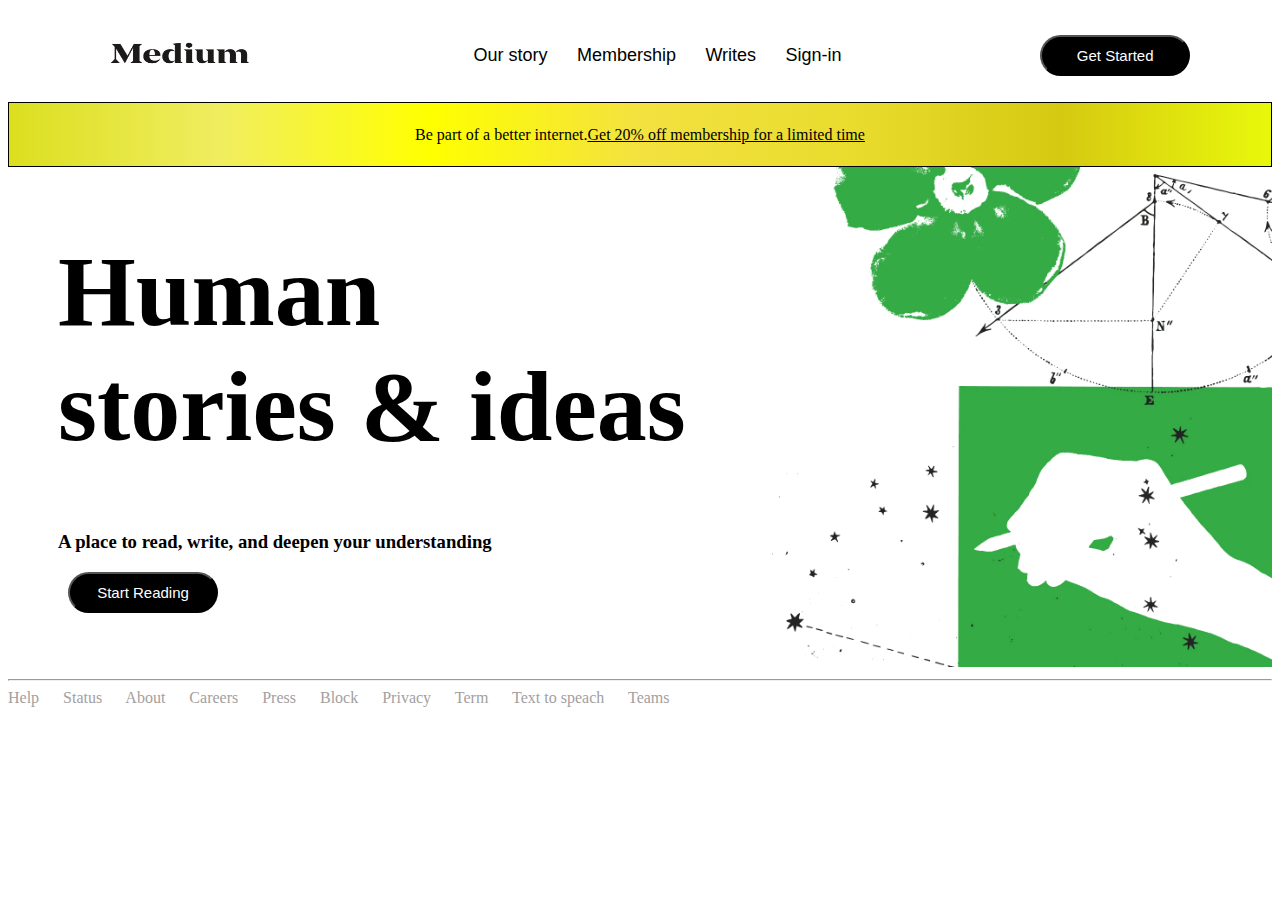
<file: medium/index.html>
<!DOCTYPE html>
<html lang="en">

<head>
    <meta charset="UTF-8">
    <meta name="viewport" content="width=device-width, initial-scale=1.0">
    <title>Medium-Where good ideas find you.</title>
    <link rel="stylesheet" href="style.css">
</head>

<body>
    <nav class="nav">
        <div class="navdiv">
            <div class="logo">
                <img src="images/Logo.png" alt="logo" width="180px" height="90px">
            </div>
            <ul>
                <li><a class="line" href="ourstory.html">Our story</a></li>
                <li><a class="line" href="#"> Membership</a></li>
                <li><a class="line" href="#">Writes</a></li>
                <li><a class="line" href="#"> Sign-in</a></li>
            </ul>
            <button> <a class="line" href="#" class="getstart">Get Started</a></button>

        </div>
    </nav>
    <div class="topbar">
        <span>Be part of a better internet.</span>
        <a href="#">Get 20% off membership for a limited time</a>

    </div>
    <div class="medium">
        <div class="content">
            <h1> Human<br />
                stories & ideas</h1>
            <h3>A place to read, write, and deepen your understanding</h3>
            <button> <a class="line" href="#" class="getstart">Start Reading</a></button>


        </div>
        <div class="image">
            <img src="images/Hero.png" width="500px" height="500px" />

        </div>
    </div>
    <hr />
    <div class="foot">
        <a href="#">Help</a>
        <a href="#">Status</a>
        <a href="#">About</a>
        <a href="#">Careers</a>
        <a href="#">Press</a>
        <a href="#">Block</a>
        <a href="#">Privacy</a>
        <a href="#">Term</a>
        <a href="#">Text to speach</a>
        <a href="#">Teams</a>

    </div>


</body>

</html>
</file>
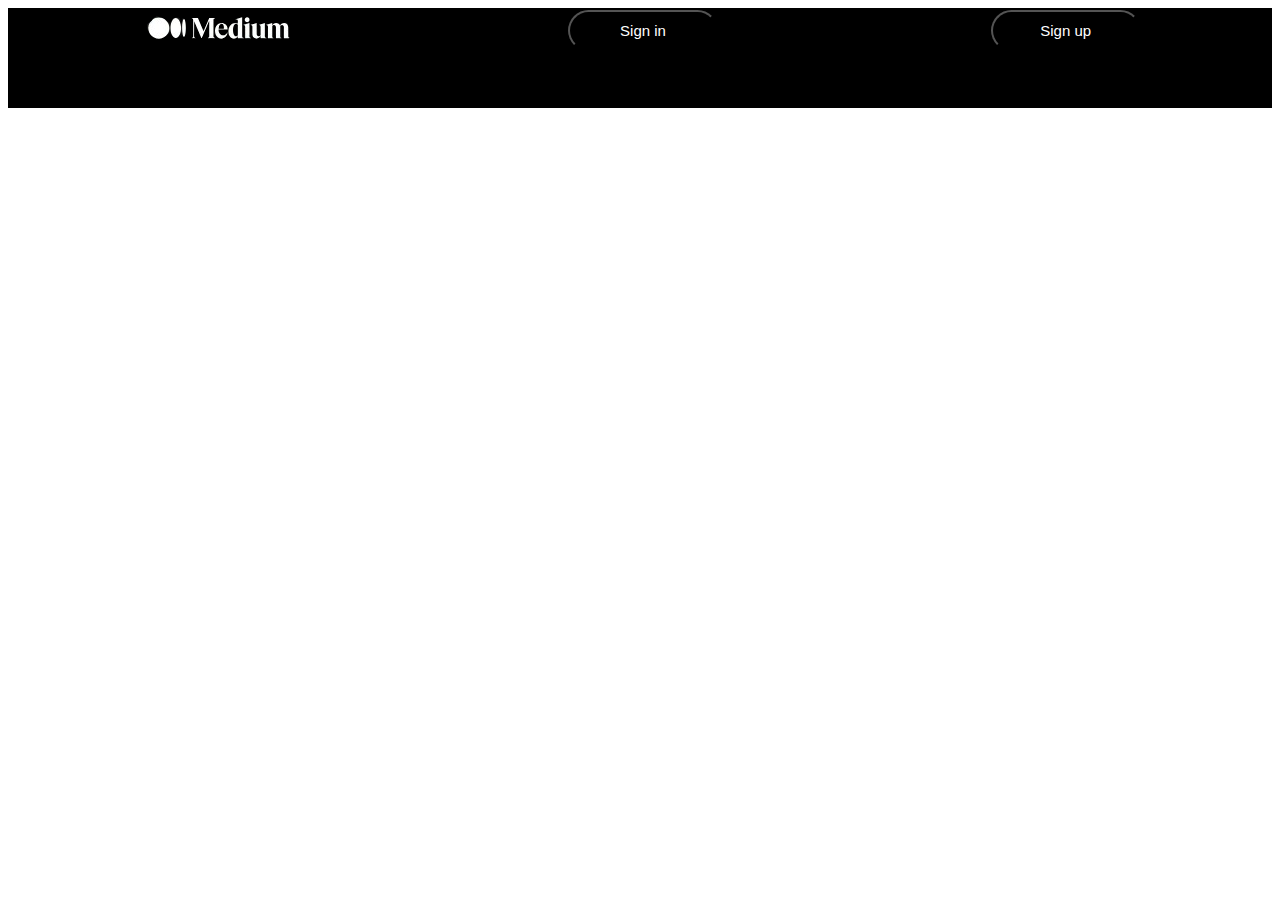
<file: medium/ourstory.html>
<!DOCTYPE html>
<html lang="en">
<head>
    <meta charset="UTF-8">
    <meta name="viewport" content="width=device-width, initial-scale=1.0">
    <title>Our Story</title>
    <link rel="stylesheet" href="style.css">
</head>
<body>
    <nav class="ourstorynav" >
        <div class="ourstorydiv"> 
            <div class="logo"> 
                <img src="images/Our Story logo.png" />
            </div>
            <button> <a class="line" href="#" class="getstart">Sign in</a></button>
            <button> <a class="line" href="#" class="getstart">Sign up</a></button>
        </div>
    </nav>
    
</body>
</html>
</file>
<file: medium/style.css>
.nav {
    background: white;
    font-family: 'Segoe UI', Tahoma, Geneva, Verdana, sans-serif;
    margin-left: 0px;
    margin-right: 0px;
}

.navdiv {
    display: flex;
    align-items: center;
    justify-content: space-around;
}

li {
    display: inline-block;
    list-style: none;
}

li a {
    color: black;
    font-size: 18px;
    font-weight: normal;
    margin-right: 25px;

}

button {
    background-color: black;
    width: 150px;
    margin-left: 10px;
    border-radius: 50px;
    padding: 10px;
}


button a {
    color: white;
    font-weight: normal;
    font-size: 15px;
}

.line {
    text-decoration: none;
}

.topbar {
    border: 1px solid black;
    height: 3px;
    padding: 30px;
    display: flex;
    align-items: center;
    justify-content: center;
    background-image: linear-gradient(to right, rgb(219, 223, 31), rgb(240, 237, 96), yellow, rgb(243, 225, 64), rgb(233, 220, 45), rgb(214, 201, 18), rgb(232, 248, 10));

}

a {
    color: black;

}
.medium{
    display: flex;
    justify-content: space-between;
}
.content{
    margin-left: 50px;
}
h1{
    font-size: 100px;
}
.foot a{
    color: rgb(163, 160, 160);
    text-decoration: none;
    margin-right: 20px;
    
}
/*our story css*/

.ourstorynav{
    background: black;
    font-family: 'Segoe UI', Tahoma, Geneva, Verdana, sans-serif;
    margin-left: 0px;
    margin-right: 0px;
    height: 100px;
}
.ourstorydiv{
    display: flex;
    align-items: center;
    justify-content: space-around;
}
</file>
